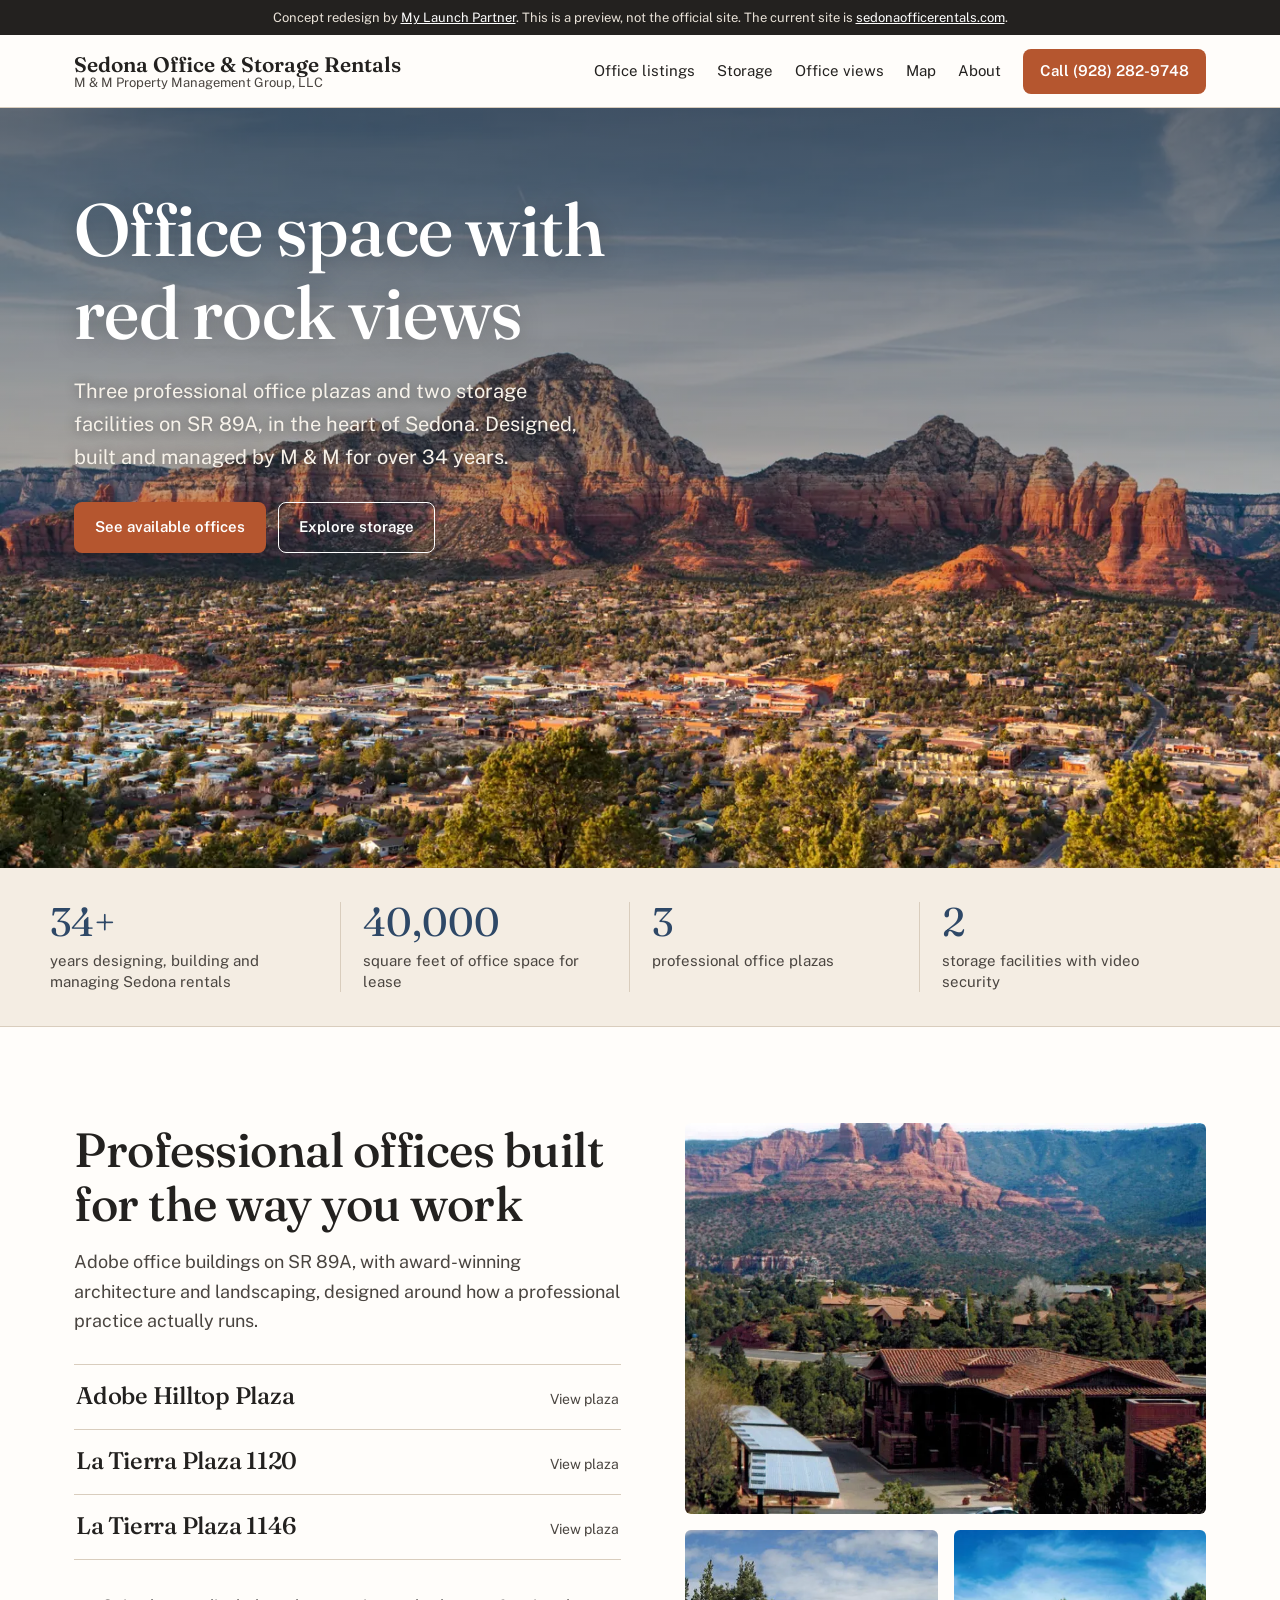
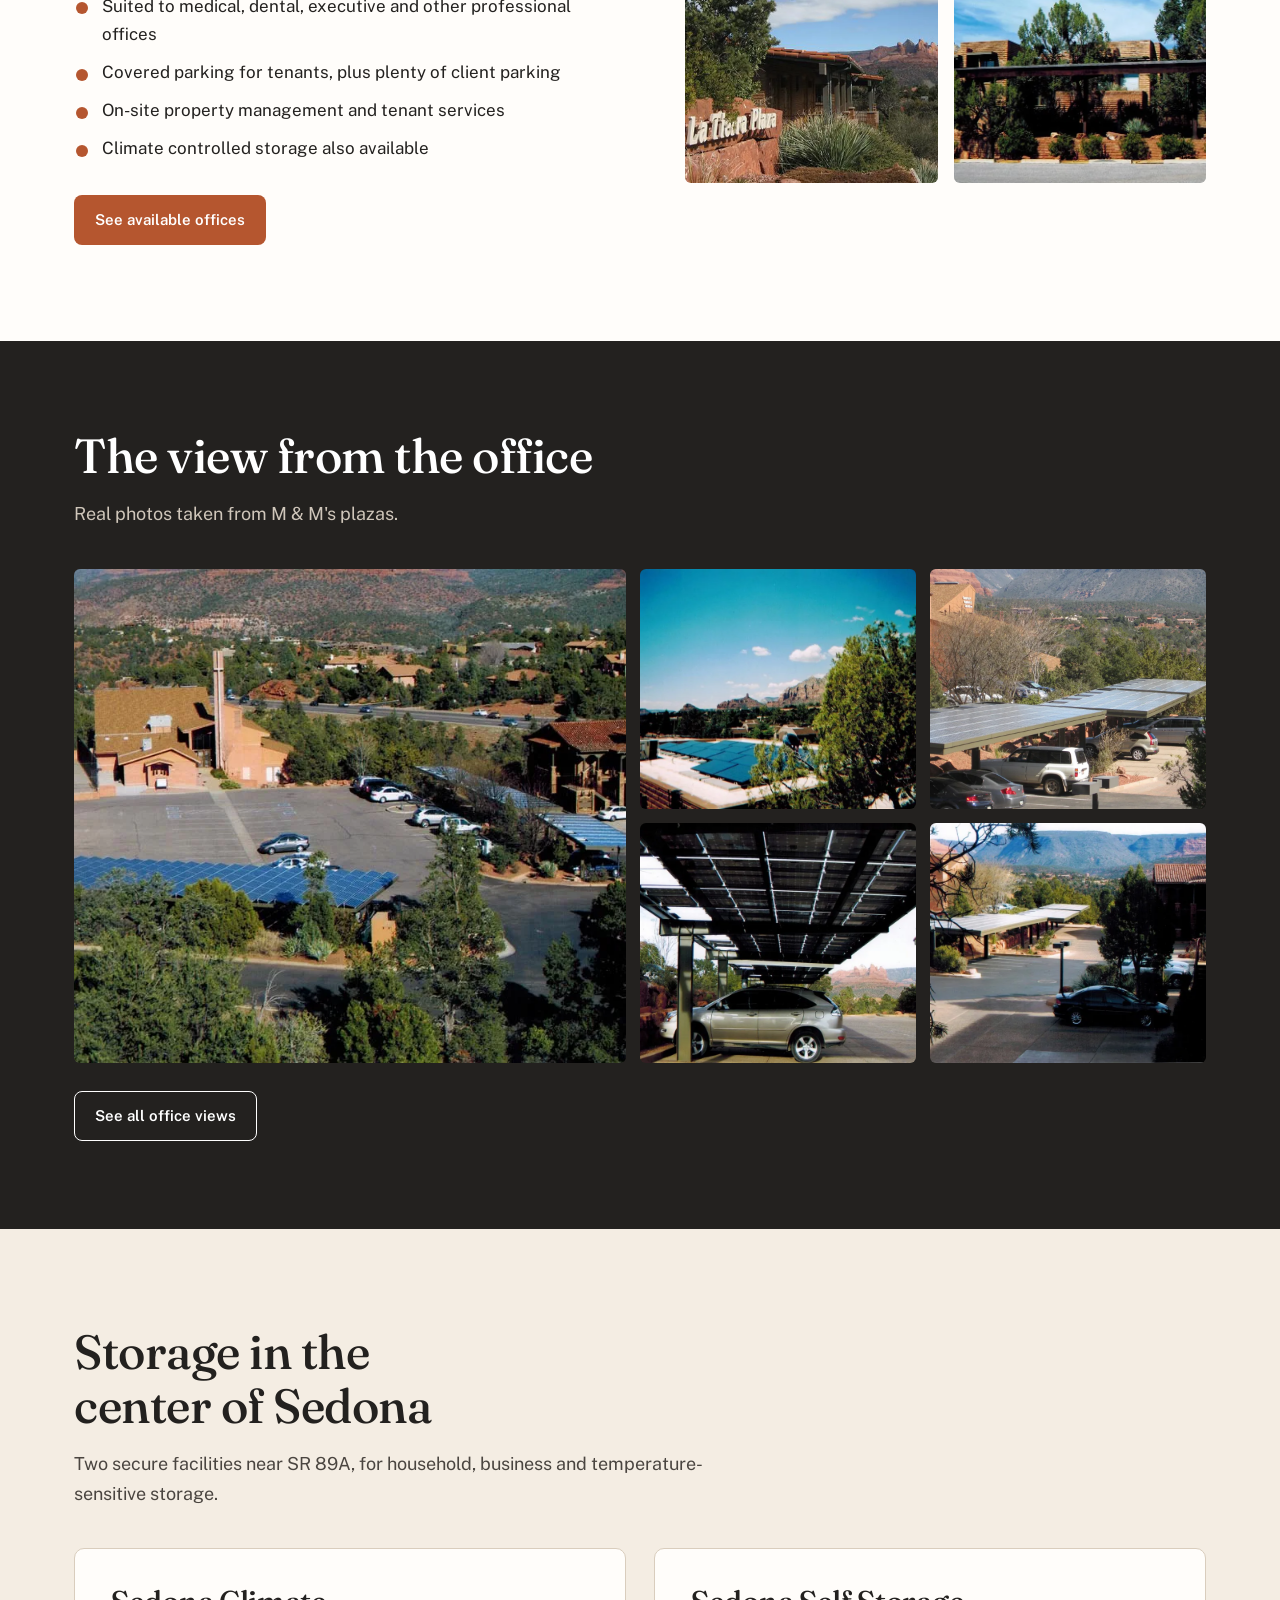
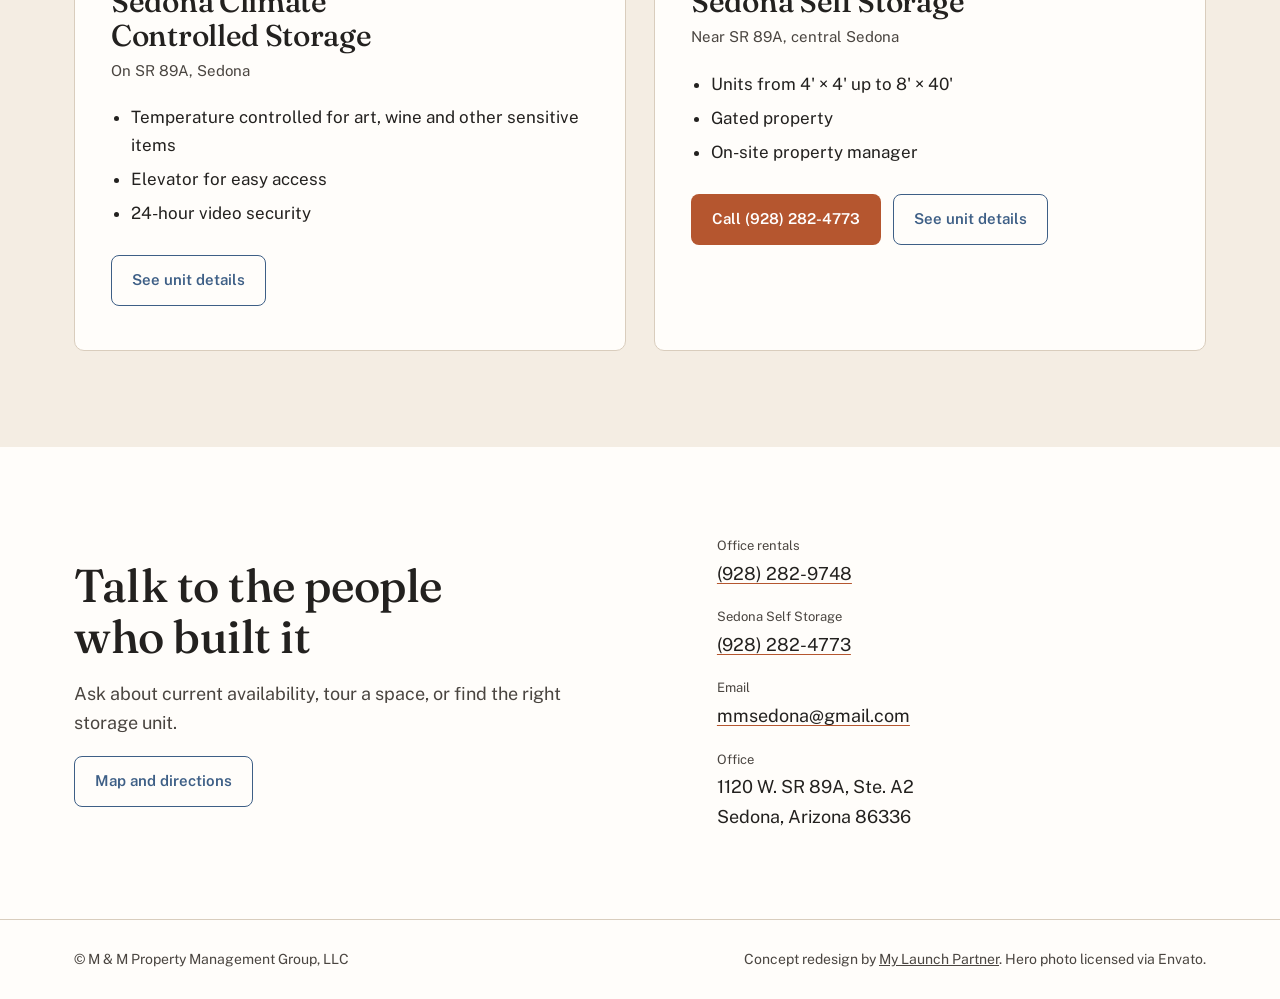
<file: index.html>
<!doctype html>
<html lang="en">
<head>
<meta charset="utf-8">
<meta name="viewport" content="width=device-width, initial-scale=1">
<title>Sedona Office &amp; Storage Rentals | M &amp; M Property Management Group (concept redesign)</title>
<meta name="description" content="Concept redesign by My Launch Partner. Office space and self storage in Sedona, Arizona, managed by M & M Property Management Group.">
<meta name="robots" content="noindex, nofollow">
<link rel="canonical" href="https://www.sedonaofficerentals.com/">
<link rel="preconnect" href="https://fonts.googleapis.com">
<link rel="preconnect" href="https://fonts.gstatic.com" crossorigin>
<link href="https://fonts.googleapis.com/css2?family=Fraunces:opsz,wght@9..144,400;9..144,500;9..144,600&family=Public+Sans:wght@400;500;600&display=swap" rel="stylesheet">
<link rel="preload" as="image" href="assets/img/hero-sedona-1400.webp" type="image/webp">
<link rel="stylesheet" href="assets/site.css">
</head>
<body>

<div class="concept-bar">Concept redesign by <a href="https://mylaunchpartner.ai">My Launch Partner</a><span class="cb-long">. This is a preview, not the official site. The current site is <a href="https://www.sedonaofficerentals.com/">sedonaofficerentals.com</a></span>.</div>

<header class="site-header">
  <div class="wrap">
    <a class="brand" href="#top" aria-label="Sedona Office and Storage Rentals, home">
      <strong>Sedona Office &amp; Storage Rentals</strong>
      <span>M &amp; M Property Management Group, LLC</span>
    </a>
    <nav class="nav" aria-label="Main">
      <a href="listings.html">Office listings</a>
      <a href="https://www.sedonaofficerentals.com/sedona-mini-storage-facilities.html">Storage</a>
      <a href="https://www.sedonaofficerentals.com/img/views_from_offices/sedona-office-rental-views.html">Office views</a>
      <a href="https://www.sedonaofficerentals.com/sedona-office-listings-map.html">Map</a>
      <a href="https://www.sedonaofficerentals.com/about-sedona-office-rental-developers.html">About</a>
      <a class="btn btn-primary" href="tel:+19282829748">Call (928) 282-9748</a>
    </nav>
    <details class="menu">
      <summary aria-label="Open menu">Menu</summary>
      <nav aria-label="Mobile">
        <a href="listings.html">Office listings</a>
        <a href="https://www.sedonaofficerentals.com/sedona-mini-storage-facilities.html">Storage</a>
        <a href="https://www.sedonaofficerentals.com/img/views_from_offices/sedona-office-rental-views.html">Office views</a>
        <a href="https://www.sedonaofficerentals.com/sedona-office-listings-map.html">Map and directions</a>
        <a href="https://www.sedonaofficerentals.com/about-sedona-office-rental-developers.html">About us</a>
        <a href="https://www.sedonaofficerentals.com/about-sedona.html">About Sedona</a>
        <a href="https://www.sedonaofficerentals.com/contact-sedona-office-rentals.html">Contact</a>
      </nav>
    </details>
  </div>
</header>

<main id="top">
  <section class="hero" aria-labelledby="hero-title" style="padding:0">
    <picture>
      <source type="image/webp" srcset="assets/img/hero-sedona-800.webp 800w, assets/img/hero-sedona-1400.webp 1400w, assets/img/hero-sedona-2400.webp 2400w" sizes="100vw">
      <img src="assets/img/hero-sedona-1400.jpg" srcset="assets/img/hero-sedona-800.jpg 800w, assets/img/hero-sedona-1400.jpg 1400w, assets/img/hero-sedona-2400.jpg 2400w" sizes="100vw" alt="West Sedona at golden hour with Capitol Butte above the town" fetchpriority="high">
    </picture>
    <div class="wrap">
      <h1 id="hero-title">Office space with red rock views</h1>
      <p>Three professional office plazas and two storage facilities on SR 89A, in the heart of Sedona. Designed, built and managed by M&nbsp;&amp;&nbsp;M for over 34 years.</p>
      <div class="actions">
        <a class="btn btn-primary" href="listings.html">See available offices</a>
        <a class="btn btn-light" href="https://www.sedonaofficerentals.com/sedona-mini-storage-facilities.html">Explore storage</a>
      </div>
    </div>
  </section>

  <div class="facts" aria-label="At a glance">
    <div class="wrap">
      <dl>
        <div><dt>34+</dt><dd>years designing, building and managing Sedona rentals</dd></div>
        <div><dt>40,000</dt><dd>square feet of office space for lease</dd></div>
        <div><dt>3</dt><dd>professional office plazas</dd></div>
        <div><dt>2</dt><dd>storage facilities with video security</dd></div>
      </dl>
    </div>
  </div>

  <section class="offices" aria-labelledby="offices-title">
    <div class="wrap grid">
      <div>
        <div class="section-head" style="margin-bottom:0">
          <h2 id="offices-title">Professional offices built for the way you work</h2>
          <p>Adobe office buildings on SR 89A, with award-winning architecture and landscaping, designed around how a professional practice actually runs.</p>
        </div>
        <ul class="plazas">
          <li><a href="https://www.sedonaofficerentals.com/adobe-hilltop.html"><h3>Adobe Hilltop Plaza</h3><span>View plaza</span></a></li>
          <li><a href="https://www.sedonaofficerentals.com/latierra1120-phase1.html"><h3>La Tierra Plaza 1120</h3><span>View plaza</span></a></li>
          <li><a href="https://www.sedonaofficerentals.com/latierra1146.html"><h3>La Tierra Plaza 1146</h3><span>View plaza</span></a></li>
        </ul>
        <ul class="checks">
          <li>Suited to medical, dental, executive and other professional offices</li>
          <li>Covered parking for tenants, plus plenty of client parking</li>
          <li>On-site property management and tenant services</li>
          <li>Climate controlled storage also available</li>
        </ul>
        <a class="btn btn-primary" href="listings.html">See available offices</a>
      </div>
      <div class="photo-stack">
        <figure>
          <picture><source type="image/webp" srcset="assets/img/la-tierra-1120-red-rocks.webp"><img src="assets/img/la-tierra-1120-red-rocks.jpg" alt="La Tierra Plaza building with red rock formations behind it" loading="lazy" width="800" height="600"></picture>
        </figure>
        <figure>
          <picture><source type="image/webp" srcset="assets/img/la-tierra-plaza-sign.webp"><img src="assets/img/la-tierra-plaza-sign.jpg" alt="La Tierra Plaza entrance sign with red rocks in the distance" loading="lazy" width="960" height="720"></picture>
        </figure>
        <figure>
          <picture><source type="image/webp" srcset="assets/img/adobe-hilltop-plaza.webp"><img src="assets/img/adobe-hilltop-plaza.jpg" alt="Adobe Hilltop Plaza with landscaped grounds" loading="lazy" width="800" height="525"></picture>
        </figure>
      </div>
    </div>
  </section>

  <section class="views" aria-labelledby="views-title">
    <div class="wrap">
      <div class="section-head">
        <h2 id="views-title">The view from the office</h2>
        <p>Real photos taken from M &amp; M's plazas.</p>
      </div>
      <div class="strip">
        <picture><source type="image/webp" srcset="assets/img/view-la-tierra-1120.webp"><img src="assets/img/view-la-tierra-1120.jpg" alt="View over La Tierra Plaza toward the red rocks" loading="lazy"></picture>
        <picture><source type="image/webp" srcset="assets/img/view-adobe-hilltop.webp"><img src="assets/img/view-adobe-hilltop.jpg" alt="Red rock skyline seen from Adobe Hilltop Plaza" loading="lazy"></picture>
        <picture><source type="image/webp" srcset="assets/img/view-solar-carports.webp"><img src="assets/img/view-solar-carports.jpg" alt="Solar-covered parking at the plaza with mountains beyond" loading="lazy"></picture>
        <picture><source type="image/webp" srcset="assets/img/view-carport-red-rocks.webp"><img src="assets/img/view-carport-red-rocks.jpg" alt="Solar carport with red rocks on the horizon" loading="lazy"></picture>
        <picture><source type="image/webp" srcset="assets/img/view-la-tierra-1120-parking.webp"><img src="assets/img/view-la-tierra-1120-parking.jpg" alt="Covered tenant parking at La Tierra Plaza" loading="lazy"></picture>      </div>
      <div class="more"><a class="btn btn-light" href="https://www.sedonaofficerentals.com/img/views_from_offices/sedona-office-rental-views.html">See all office views</a></div>
    </div>
  </section>

  <section class="storage" aria-labelledby="storage-title">
    <div class="wrap">
      <div class="section-head">
        <h2 id="storage-title">Storage in the center of Sedona</h2>
        <p>Two secure facilities near SR 89A, for household, business and temperature-sensitive storage.</p>
      </div>
      <div class="cols">
        <article class="unit">
          <h3>Sedona Climate Controlled Storage</h3>
          <p class="where">On SR 89A, Sedona</p>
          <ul>
            <li>Temperature controlled for art, wine and other sensitive items</li>
            <li>Elevator for easy access</li>
            <li>24-hour video security</li>
          </ul>
          <a class="btn btn-outline" href="https://www.sedonaofficerentals.com/sedona-mini-storage-facilities.html">See unit details</a>
        </article>
        <article class="unit">
          <h3>Sedona Self Storage</h3>
          <p class="where">Near SR 89A, central Sedona</p>
          <ul>
            <li>Units from 4' × 4' up to 8' × 40'</li>
            <li>Gated property</li>
            <li>On-site property manager</li>
          </ul>
          <a class="btn btn-primary" href="tel:+19282824773">Call (928) 282-4773</a>
          <a class="btn btn-outline" href="https://www.sedonaofficerentals.com/sedona-mini-storage-facilities.html">See unit details</a>
        </article>
      </div>
    </div>
  </section>

  <section class="contact" aria-labelledby="contact-title">
    <div class="wrap grid">
      <div>
        <h2 id="contact-title">Talk to the people who built it</h2>
        <p style="margin-top:16px;color:var(--ink-soft);font-size:18px;max-width:46ch">Ask about current availability, tour a space, or find the right storage unit.</p>
        <a class="btn btn-outline" href="https://www.sedonaofficerentals.com/sedona-office-listings-map.html">Map and directions</a>
      </div>
      <dl class="contact-list">
        <div><dt>Office rentals</dt><dd><a href="tel:+19282829748">(928) 282-9748</a></dd></div>
        <div><dt>Sedona Self Storage</dt><dd><a href="tel:+19282824773">(928) 282-4773</a></dd></div>
        <div><dt>Email</dt><dd><a href="mailto:mmsedona@gmail.com">mmsedona@gmail.com</a></dd></div>
        <div><dt>Office</dt><dd>1120 W. SR 89A, Ste. A2<br>Sedona, Arizona 86336</dd></div>
      </dl>
    </div>
  </section>
</main>

<footer>
  <div class="wrap">
    <span>© M &amp; M Property Management Group, LLC</span>
    <span>Concept redesign by <a href="https://mylaunchpartner.ai">My Launch Partner</a>. Hero photo licensed via Envato.</span>
  </div>
</footer>

<div class="mobile-call">
  <a class="btn btn-primary" href="tel:+19282829748">Call offices</a>
  <a class="btn btn-outline" style="background:#fff" href="listings.html">Listings</a>
</div>

</body>
</html>
</file>
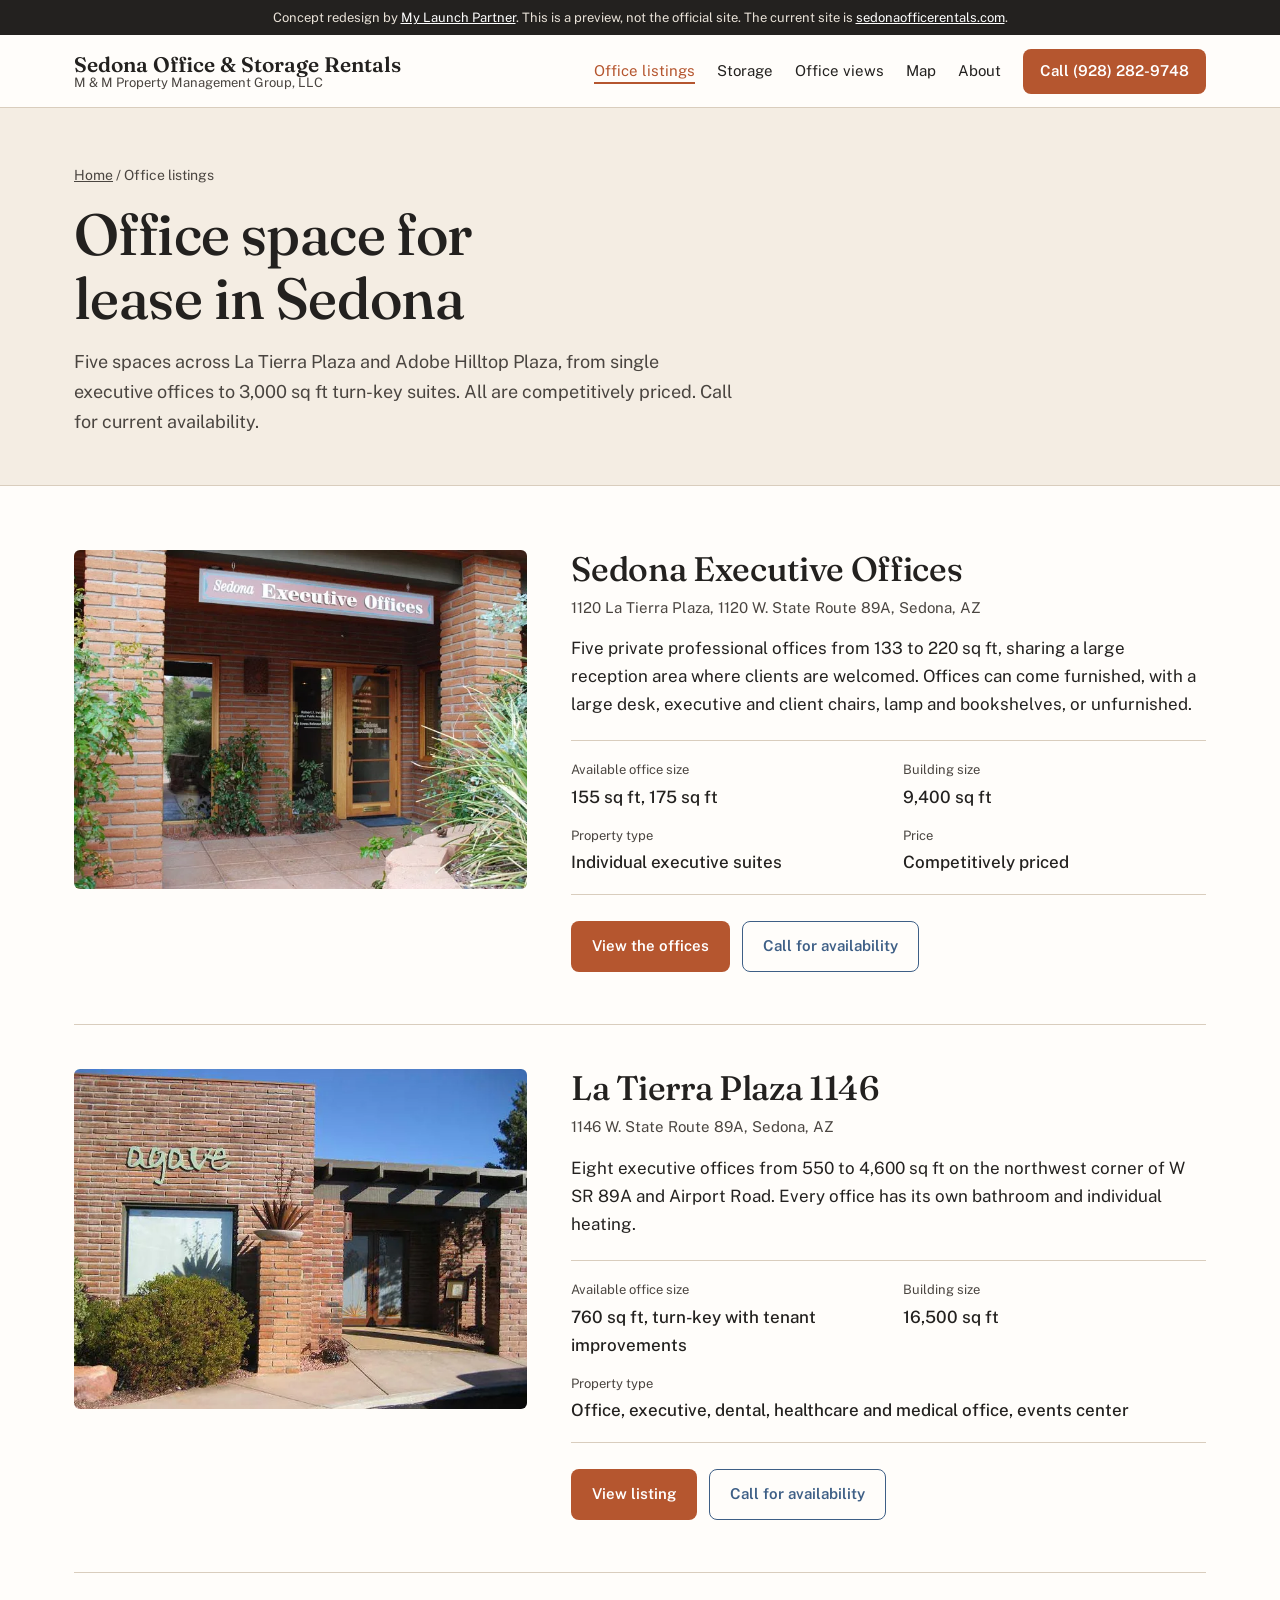
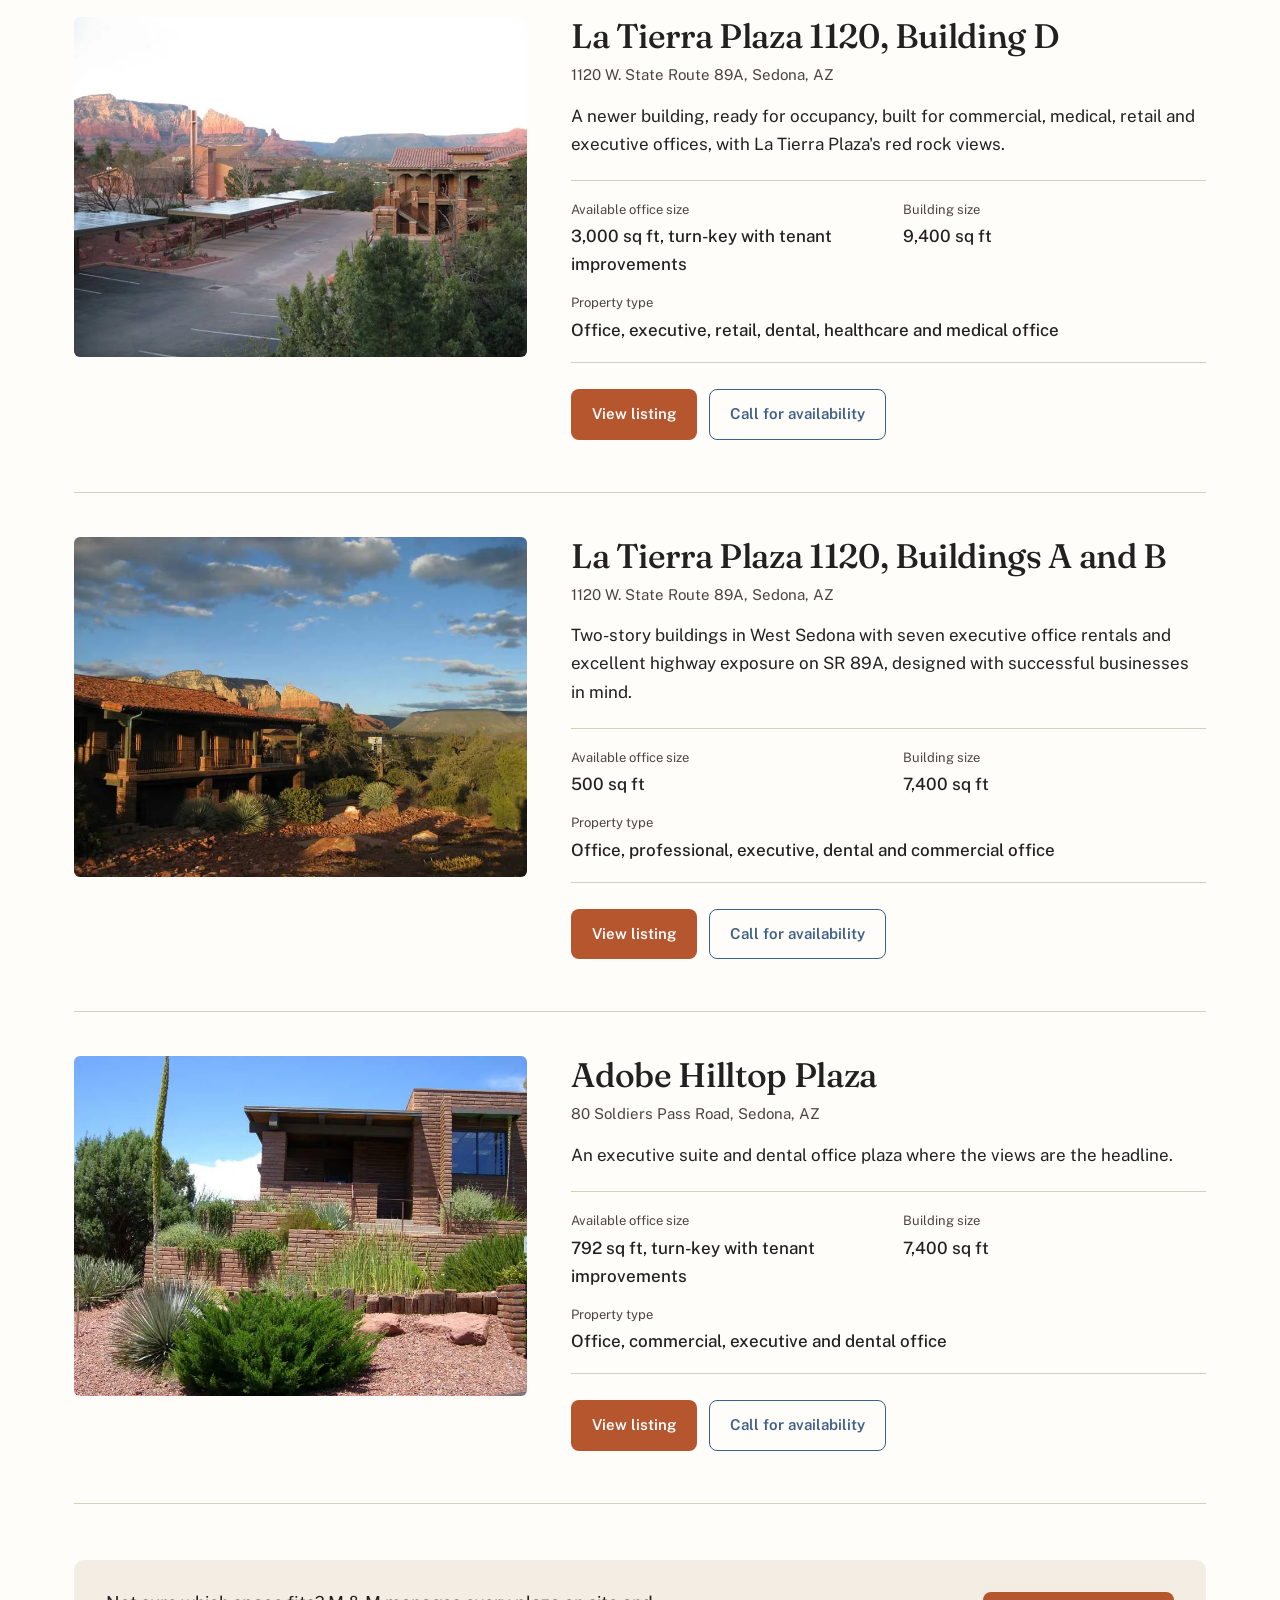
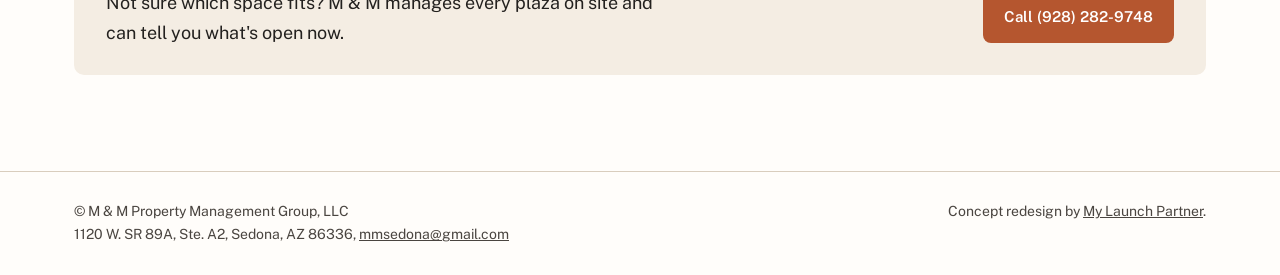
<file: listings.html>
<!doctype html>
<html lang="en">
<head>
<meta charset="utf-8">
<meta name="viewport" content="width=device-width, initial-scale=1">
<title>Office Listings | Sedona Office &amp; Storage Rentals (concept redesign)</title>
<meta name="description" content="Concept redesign by My Launch Partner. Commercial office space for lease in Sedona, Arizona, from M & M Property Management Group.">
<meta name="robots" content="noindex, nofollow">
<link rel="canonical" href="https://www.sedonaofficerentals.com/sedona-office-rental-listings.html">
<link rel="preconnect" href="https://fonts.googleapis.com">
<link rel="preconnect" href="https://fonts.gstatic.com" crossorigin>
<link href="https://fonts.googleapis.com/css2?family=Fraunces:opsz,wght@9..144,400;9..144,500;9..144,600&family=Public+Sans:wght@400;500;600&display=swap" rel="stylesheet">
<link rel="stylesheet" href="assets/site.css">
</head>
<body>

<div class="concept-bar">Concept redesign by <a href="https://mylaunchpartner.ai">My Launch Partner</a><span class="cb-long">. This is a preview, not the official site. The current site is <a href="https://www.sedonaofficerentals.com/">sedonaofficerentals.com</a></span>.</div>

<header class="site-header">
  <div class="wrap">
    <a class="brand" href="index.html" aria-label="Sedona Office and Storage Rentals, home">
      <strong>Sedona Office &amp; Storage Rentals</strong>
      <span>M &amp; M Property Management Group, LLC</span>
    </a>
    <nav class="nav" aria-label="Main">
      <a href="listings.html" aria-current="page">Office listings</a>
      <a href="https://www.sedonaofficerentals.com/sedona-mini-storage-facilities.html">Storage</a>
      <a href="https://www.sedonaofficerentals.com/img/views_from_offices/sedona-office-rental-views.html">Office views</a>
      <a href="https://www.sedonaofficerentals.com/sedona-office-listings-map.html">Map</a>
      <a href="https://www.sedonaofficerentals.com/about-sedona-office-rental-developers.html">About</a>
      <a class="btn btn-primary" href="tel:+19282829748">Call (928) 282-9748</a>
    </nav>
    <details class="menu">
      <summary aria-label="Open menu">Menu</summary>
      <nav aria-label="Mobile">
        <a href="index.html">Home</a>
        <a href="listings.html" aria-current="page">Office listings</a>
        <a href="https://www.sedonaofficerentals.com/sedona-mini-storage-facilities.html">Storage</a>
        <a href="https://www.sedonaofficerentals.com/img/views_from_offices/sedona-office-rental-views.html">Office views</a>
        <a href="https://www.sedonaofficerentals.com/sedona-office-listings-map.html">Map and directions</a>
        <a href="https://www.sedonaofficerentals.com/about-sedona-office-rental-developers.html">About us</a>
        <a href="https://www.sedonaofficerentals.com/contact-sedona-office-rentals.html">Contact</a>
      </nav>
    </details>
  </div>
</header>

<main>
  <div class="page-head">
    <div class="wrap">
      <p class="crumbs"><a href="index.html">Home</a> / Office listings</p>
      <h1>Office space for lease in Sedona</h1>
      <p class="lede">Five spaces across La Tierra Plaza and Adobe Hilltop Plaza, from single executive offices to 3,000 sq&nbsp;ft turn-key suites. All are competitively priced. Call for current availability.</p>
    </div>
  </div>

  <div class="listing-list">
    <div class="wrap">

      <article class="listing" id="executive-offices">
        <a href="sedona-executive-offices.html" tabindex="-1" aria-hidden="true"><picture><source type="image/webp" srcset="assets/img/listings/exec-entrance.webp"><img src="assets/img/listings/exec-entrance.jpg" alt="" width="800" height="536"></picture></a>
        <div>
          <h2><a href="sedona-executive-offices.html">Sedona Executive Offices</a></h2>
          <p class="addr">1120 La Tierra Plaza, 1120 W. State Route 89A, Sedona, AZ</p>
          <p>Five private professional offices from 133 to 220 sq&nbsp;ft, sharing a large reception area where clients are welcomed. Offices can come furnished, with a large desk, executive and client chairs, lamp and bookshelves, or unfurnished.</p>
          <dl class="specs">
            <div><dt>Available office size</dt><dd>155 sq ft, 175 sq ft</dd></div>
            <div><dt>Building size</dt><dd>9,400 sq ft</dd></div>
            <div><dt>Property type</dt><dd>Individual executive suites</dd></div>
            <div><dt>Price</dt><dd>Competitively priced</dd></div>
          </dl>
          <a class="btn btn-primary" href="sedona-executive-offices.html">View the offices</a>
          <a class="btn btn-outline" href="tel:+19282829748">Call for availability</a>
        </div>
      </article>

      <article class="listing" id="la-tierra-1146">
        <a href="https://www.sedonaofficerentals.com/latierra1146.html" tabindex="-1" aria-hidden="true"><picture><source type="image/webp" srcset="assets/img/listings/cover-1146.webp"><img src="assets/img/listings/cover-1146.jpg" alt="" width="710" height="500" loading="lazy"></picture></a>
        <div>
          <h2><a href="https://www.sedonaofficerentals.com/latierra1146.html">La Tierra Plaza 1146</a></h2>
          <p class="addr">1146 W. State Route 89A, Sedona, AZ</p>
          <p>Eight executive offices from 550 to 4,600 sq&nbsp;ft on the northwest corner of W SR 89A and Airport Road. Every office has its own bathroom and individual heating.</p>
          <dl class="specs">
            <div><dt>Available office size</dt><dd>760 sq ft, turn-key with tenant improvements</dd></div>
            <div><dt>Building size</dt><dd>16,500 sq ft</dd></div>
            <div class="wide"><dt>Property type</dt><dd>Office, executive, dental, healthcare and medical office, events center</dd></div>
          </dl>
          <a class="btn btn-primary" href="https://www.sedonaofficerentals.com/latierra1146.html">View listing</a>
          <a class="btn btn-outline" href="tel:+19282829748">Call for availability</a>
        </div>
      </article>

      <article class="listing" id="la-tierra-1120-d">
        <a href="https://www.sedonaofficerentals.com/latierra1120-phase2.html" tabindex="-1" aria-hidden="true"><picture><source type="image/webp" srcset="assets/img/listings/cover-1120-d.webp"><img src="assets/img/listings/cover-1120-d.jpg" alt="" width="800" height="600" loading="lazy"></picture></a>
        <div>
          <h2><a href="https://www.sedonaofficerentals.com/latierra1120-phase2.html">La Tierra Plaza 1120, Building D</a></h2>
          <p class="addr">1120 W. State Route 89A, Sedona, AZ</p>
          <p>A newer building, ready for occupancy, built for commercial, medical, retail and executive offices, with La Tierra Plaza's red rock views.</p>
          <dl class="specs">
            <div><dt>Available office size</dt><dd>3,000 sq ft, turn-key with tenant improvements</dd></div>
            <div><dt>Building size</dt><dd>9,400 sq ft</dd></div>
            <div class="wide"><dt>Property type</dt><dd>Office, executive, retail, dental, healthcare and medical office</dd></div>
          </dl>
          <a class="btn btn-primary" href="https://www.sedonaofficerentals.com/latierra1120-phase2.html">View listing</a>
          <a class="btn btn-outline" href="tel:+19282829748">Call for availability</a>
        </div>
      </article>

      <article class="listing" id="la-tierra-1120-ab">
        <a href="https://www.sedonaofficerentals.com/latierra1120-phase1.html" tabindex="-1" aria-hidden="true"><picture><source type="image/webp" srcset="assets/img/listings/cover-1120-ab.webp"><img src="assets/img/listings/cover-1120-ab.jpg" alt="" width="800" height="600" loading="lazy"></picture></a>
        <div>
          <h2><a href="https://www.sedonaofficerentals.com/latierra1120-phase1.html">La Tierra Plaza 1120, Buildings A and B</a></h2>
          <p class="addr">1120 W. State Route 89A, Sedona, AZ</p>
          <p>Two-story buildings in West Sedona with seven executive office rentals and excellent highway exposure on SR 89A, designed with successful businesses in mind.</p>
          <dl class="specs">
            <div><dt>Available office size</dt><dd>500 sq ft</dd></div>
            <div><dt>Building size</dt><dd>7,400 sq ft</dd></div>
            <div class="wide"><dt>Property type</dt><dd>Office, professional, executive, dental and commercial office</dd></div>
          </dl>
          <a class="btn btn-primary" href="https://www.sedonaofficerentals.com/latierra1120-phase1.html">View listing</a>
          <a class="btn btn-outline" href="tel:+19282829748">Call for availability</a>
        </div>
      </article>

      <article class="listing" id="adobe-hilltop">
        <a href="https://www.sedonaofficerentals.com/adobe-hilltop.html" tabindex="-1" aria-hidden="true"><picture><source type="image/webp" srcset="assets/img/listings/cover-adobe-hilltop.webp"><img src="assets/img/listings/cover-adobe-hilltop.jpg" alt="" width="800" height="600" loading="lazy"></picture></a>
        <div>
          <h2><a href="https://www.sedonaofficerentals.com/adobe-hilltop.html">Adobe Hilltop Plaza</a></h2>
          <p class="addr">80 Soldiers Pass Road, Sedona, AZ</p>
          <p>An executive suite and dental office plaza where the views are the headline.</p>
          <dl class="specs">
            <div><dt>Available office size</dt><dd>792 sq ft, turn-key with tenant improvements</dd></div>
            <div><dt>Building size</dt><dd>7,400 sq ft</dd></div>
            <div class="wide"><dt>Property type</dt><dd>Office, commercial, executive and dental office</dd></div>
          </dl>
          <a class="btn btn-primary" href="https://www.sedonaofficerentals.com/adobe-hilltop.html">View listing</a>
          <a class="btn btn-outline" href="tel:+19282829748">Call for availability</a>
        </div>
      </article>

      <div class="listing-note">
        <p>Not sure which space fits? M &amp; M manages every plaza on site and can tell you what's open now.</p>
        <a class="btn btn-primary" href="tel:+19282829748">Call (928) 282-9748</a>
      </div>
    </div>
  </div>
</main>

<footer>
  <div class="wrap">
    <span>© M &amp; M Property Management Group, LLC<br>1120 W. SR 89A, Ste. A2, Sedona, AZ 86336, <a href="mailto:mmsedona@gmail.com">mmsedona@gmail.com</a></span>
    <span>Concept redesign by <a href="https://mylaunchpartner.ai">My Launch Partner</a>.</span>
  </div>
</footer>

<div class="mobile-call">
  <a class="btn btn-primary" href="tel:+19282829748">Call offices</a>
  <a class="btn btn-outline" style="background:#fff" href="mailto:mmsedona@gmail.com">Email</a>
</div>

</body>
</html>
</file>
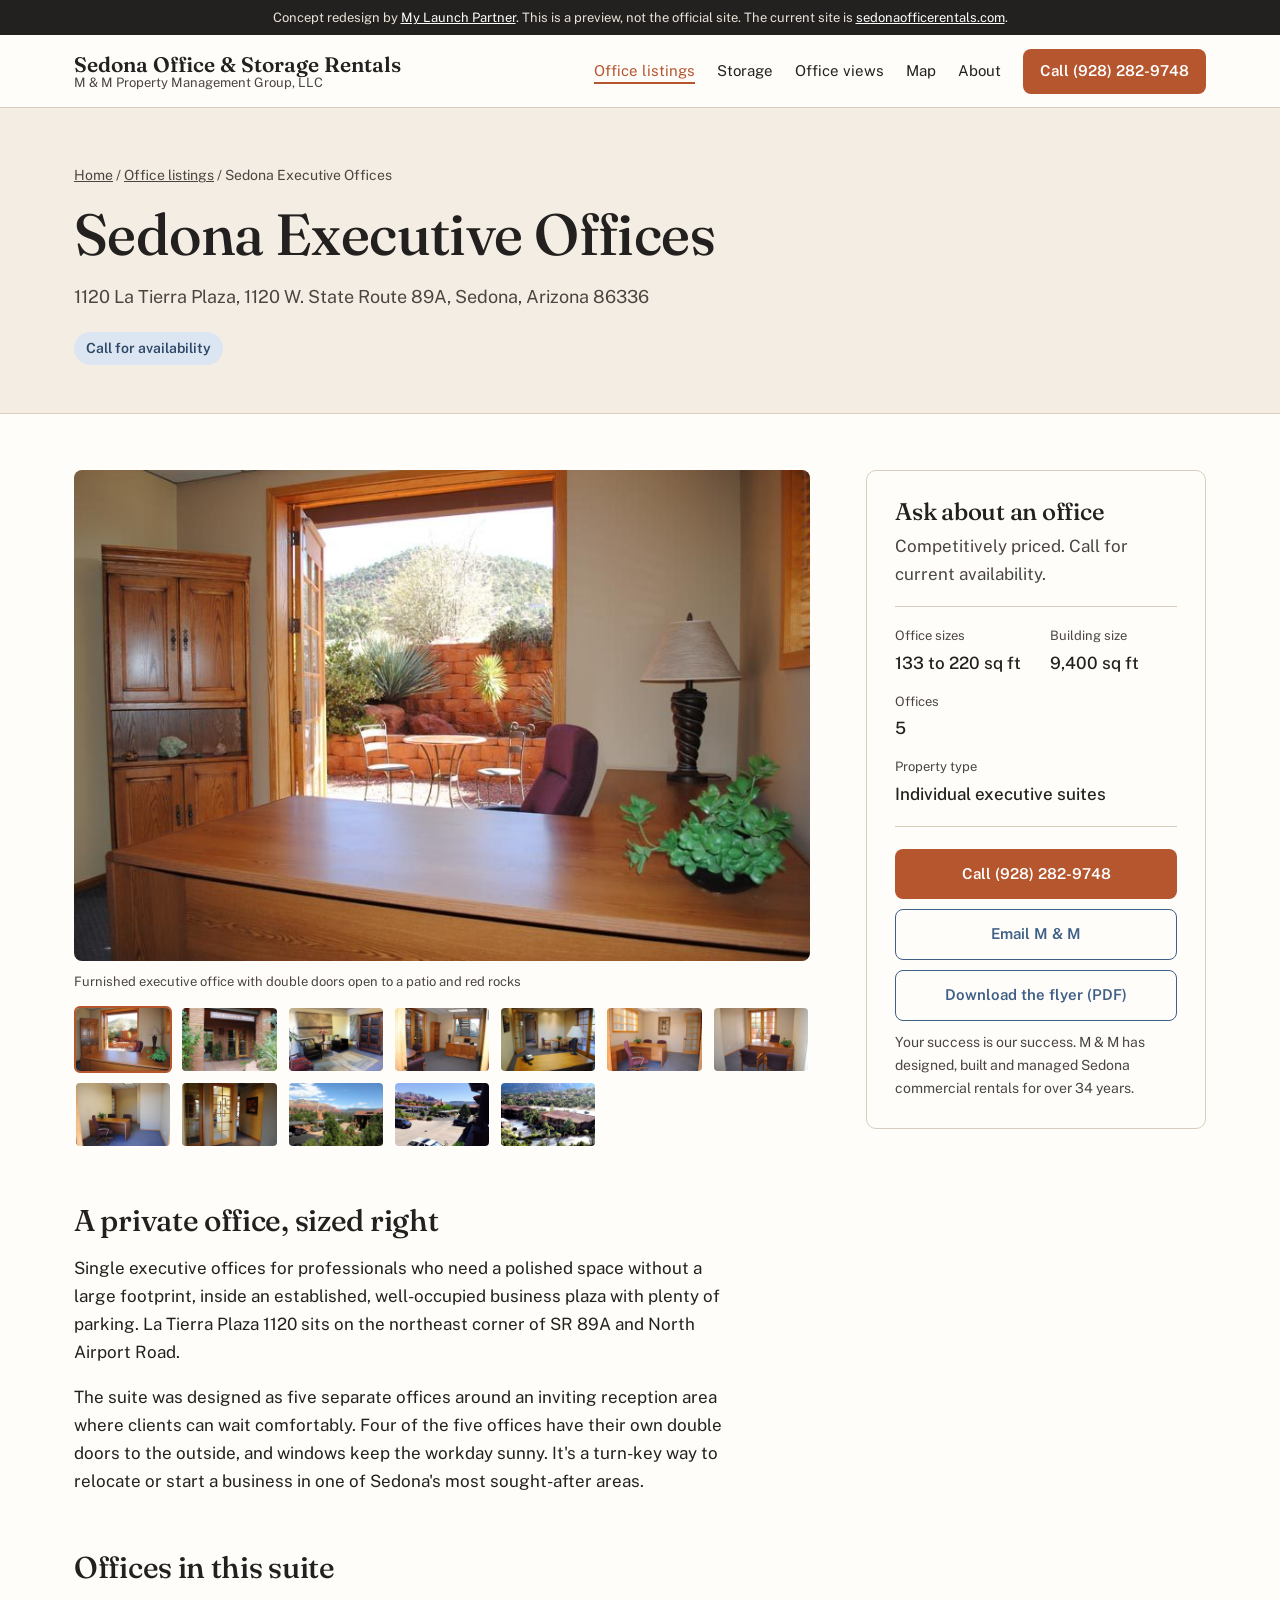
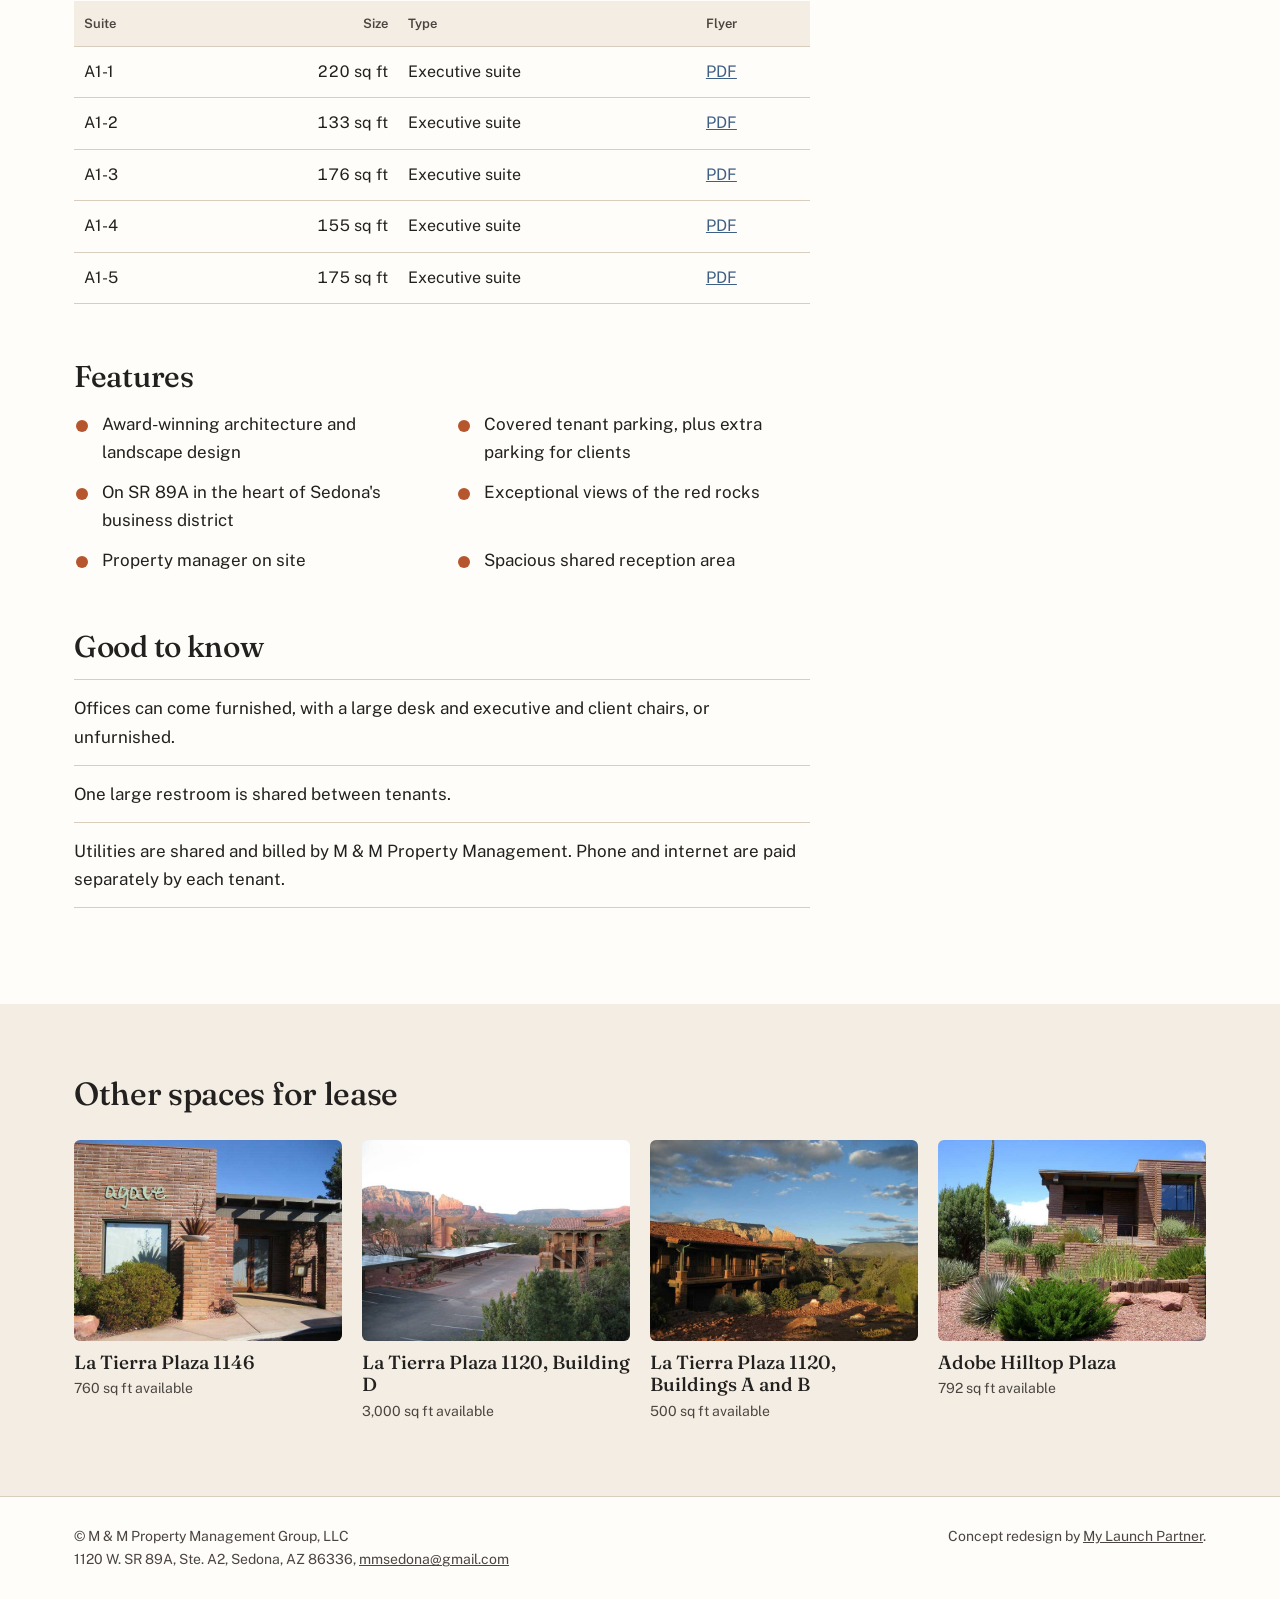
<file: sedona-executive-offices.html>
<!doctype html>
<html lang="en">
<head>
<meta charset="utf-8">
<meta name="viewport" content="width=device-width, initial-scale=1">
<title>Sedona Executive Offices at La Tierra Plaza | Sedona Office &amp; Storage Rentals (concept redesign)</title>
<meta name="description" content="Concept redesign by My Launch Partner. Five private executive offices, 133 to 220 sq ft, at 1120 La Tierra Plaza in Sedona, Arizona.">
<meta name="robots" content="noindex, nofollow">
<link rel="canonical" href="https://www.sedonaofficerentals.com/sedona_executive_offices.html">
<link rel="preconnect" href="https://fonts.googleapis.com">
<link rel="preconnect" href="https://fonts.gstatic.com" crossorigin>
<link href="https://fonts.googleapis.com/css2?family=Fraunces:opsz,wght@9..144,400;9..144,500;9..144,600&family=Public+Sans:wght@400;500;600&display=swap" rel="stylesheet">
<link rel="stylesheet" href="assets/site.css">
</head>
<body>

<div class="concept-bar">Concept redesign by <a href="https://mylaunchpartner.ai">My Launch Partner</a><span class="cb-long">. This is a preview, not the official site. The current site is <a href="https://www.sedonaofficerentals.com/">sedonaofficerentals.com</a></span>.</div>

<header class="site-header">
  <div class="wrap">
    <a class="brand" href="index.html" aria-label="Sedona Office and Storage Rentals, home">
      <strong>Sedona Office &amp; Storage Rentals</strong>
      <span>M &amp; M Property Management Group, LLC</span>
    </a>
    <nav class="nav" aria-label="Main">
      <a href="listings.html" aria-current="page">Office listings</a>
      <a href="https://www.sedonaofficerentals.com/sedona-mini-storage-facilities.html">Storage</a>
      <a href="https://www.sedonaofficerentals.com/img/views_from_offices/sedona-office-rental-views.html">Office views</a>
      <a href="https://www.sedonaofficerentals.com/sedona-office-listings-map.html">Map</a>
      <a href="https://www.sedonaofficerentals.com/about-sedona-office-rental-developers.html">About</a>
      <a class="btn btn-primary" href="tel:+19282829748">Call (928) 282-9748</a>
    </nav>
    <details class="menu">
      <summary aria-label="Open menu">Menu</summary>
      <nav aria-label="Mobile">
        <a href="index.html">Home</a>
        <a href="listings.html" aria-current="page">Office listings</a>
        <a href="https://www.sedonaofficerentals.com/sedona-mini-storage-facilities.html">Storage</a>
        <a href="https://www.sedonaofficerentals.com/img/views_from_offices/sedona-office-rental-views.html">Office views</a>
        <a href="https://www.sedonaofficerentals.com/sedona-office-listings-map.html">Map and directions</a>
        <a href="https://www.sedonaofficerentals.com/about-sedona-office-rental-developers.html">About us</a>
        <a href="https://www.sedonaofficerentals.com/contact-sedona-office-rentals.html">Contact</a>
      </nav>
    </details>
  </div>
</header>

<main>
  <div class="page-head">
    <div class="wrap">
      <p class="crumbs"><a href="index.html">Home</a> / <a href="listings.html">Office listings</a> / Sedona Executive Offices</p>
      <h1>Sedona Executive Offices</h1>
      <p class="lede">1120 La Tierra Plaza, 1120 W. State Route 89A, Sedona, Arizona 86336</p>
      <span class="status">Call for availability</span>
    </div>
  </div>

  <div class="detail">
    <div class="wrap grid">
      <div>
        <figure class="gallery-main">
          <img id="main-photo" src="assets/img/listings/exec-office-patio.jpg" alt="Furnished executive office with double doors open to a patio and red rocks" width="800" height="536">
          <figcaption id="main-caption">Furnished executive office with double doors open to a patio and red rocks</figcaption>
        </figure>
        <ul class="thumbs" aria-label="Photos">
          <li><button type="button" aria-pressed="true" data-src="assets/img/listings/exec-office-patio.jpg"><img src="assets/img/listings/exec-office-patio.jpg" alt="Furnished executive office with double doors open to a patio and red rocks" loading="lazy"></button></li>
          <li><button type="button" aria-pressed="false" data-src="assets/img/listings/exec-entrance.jpg"><img src="assets/img/listings/exec-entrance.jpg" alt="Entrance to Sedona Executive Offices" loading="lazy"></button></li>
          <li><button type="button" aria-pressed="false" data-src="assets/img/listings/exec-reception.jpg"><img src="assets/img/listings/exec-reception.jpg" alt="Shared reception area with seating and artwork" loading="lazy"></button></li>
          <li><button type="button" aria-pressed="false" data-src="assets/img/listings/exec-office-a.jpg"><img src="assets/img/listings/exec-office-a.jpg" alt="Furnished office with desk, bookshelf and window" loading="lazy"></button></li>
          <li><button type="button" aria-pressed="false" data-src="assets/img/listings/exec-office-b.jpg"><img src="assets/img/listings/exec-office-b.jpg" alt="Furnished office with double doors and client table" loading="lazy"></button></li>
          <li><button type="button" aria-pressed="false" data-src="assets/img/listings/exec-office-c.jpg"><img src="assets/img/listings/exec-office-c.jpg" alt="Furnished office with desk and client chairs" loading="lazy"></button></li>
          <li><button type="button" aria-pressed="false" data-src="assets/img/listings/exec-office-d.jpg"><img src="assets/img/listings/exec-office-d.jpg" alt="Office with double doors and desk" loading="lazy"></button></li>
          <li><button type="button" aria-pressed="false" data-src="assets/img/listings/exec-office-e.jpg"><img src="assets/img/listings/exec-office-e.jpg" alt="Office with desk and chairs" loading="lazy"></button></li>
          <li><button type="button" aria-pressed="false" data-src="assets/img/listings/exec-hall.jpg"><img src="assets/img/listings/exec-hall.jpg" alt="Hallway with glass-paned office doors" loading="lazy"></button></li>
          <li><button type="button" aria-pressed="false" data-src="assets/img/listings/exec-view-2.jpg"><img src="assets/img/listings/exec-view-2.jpg" alt="Red rock view over La Tierra Plaza" loading="lazy"></button></li>
          <li><button type="button" aria-pressed="false" data-src="assets/img/listings/exec-view-4.jpg"><img src="assets/img/listings/exec-view-4.jpg" alt="Covered parking and red rocks seen from the plaza" loading="lazy"></button></li>
          <li><button type="button" aria-pressed="false" data-src="assets/img/listings/exec-view-1.jpg"><img src="assets/img/listings/exec-view-1.jpg" alt="Plaza buildings seen from above" loading="lazy"></button></li>
        </ul>

        <div class="prose">
          <h2>A private office, sized right</h2>
          <p>Single executive offices for professionals who need a polished space without a large footprint, inside an established, well-occupied business plaza with plenty of parking. La Tierra Plaza 1120 sits on the northeast corner of SR 89A and North Airport Road.</p>
          <p>The suite was designed as five separate offices around an inviting reception area where clients can wait comfortably. Four of the five offices have their own double doors to the outside, and windows keep the workday sunny. It's a turn-key way to relocate or start a business in one of Sedona's most sought-after areas.</p>
        </div>

        <h2>Offices in this suite</h2>
        <table class="suites">
          <thead><tr><th scope="col">Suite</th><th scope="col" class="num">Size</th><th scope="col">Type</th><th scope="col">Flyer</th></tr></thead>
          <tbody>
            <tr><td>A1-1</td><td class="num">220 sq ft</td><td>Executive suite</td><td><a href="https://www.sedonaofficerentals.com/pdf/SedonaExecutiveOfficeFlyer.pdf">PDF</a></td></tr>
            <tr><td>A1-2</td><td class="num">133 sq ft</td><td>Executive suite</td><td><a href="https://www.sedonaofficerentals.com/pdf/SedonaExecutiveOfficeFlyer.pdf">PDF</a></td></tr>
            <tr><td>A1-3</td><td class="num">176 sq ft</td><td>Executive suite</td><td><a href="https://www.sedonaofficerentals.com/pdf/SedonaExecutiveOfficeFlyer.pdf">PDF</a></td></tr>
            <tr><td>A1-4</td><td class="num">155 sq ft</td><td>Executive suite</td><td><a href="https://www.sedonaofficerentals.com/pdf/SedonaExecutiveOfficeFlyer.pdf">PDF</a></td></tr>
            <tr><td>A1-5</td><td class="num">175 sq ft</td><td>Executive suite</td><td><a href="https://www.sedonaofficerentals.com/pdf/SedonaExecutiveOfficeFlyer.pdf">PDF</a></td></tr>
          </tbody>
        </table>

        <h2>Features</h2>
        <ul class="feature-list">
          <li>Award-winning architecture and landscape design</li>
          <li>Covered tenant parking, plus extra parking for clients</li>
          <li>On SR 89A in the heart of Sedona's business district</li>
          <li>Exceptional views of the red rocks</li>
          <li>Property manager on site</li>
          <li>Spacious shared reception area</li>
        </ul>

        <h2>Good to know</h2>
        <ul class="know">
          <li>Offices can come furnished, with a large desk and executive and client chairs, or unfurnished.</li>
          <li>One large restroom is shared between tenants.</li>
          <li>Utilities are shared and billed by M &amp; M Property Management. Phone and internet are paid separately by each tenant.</li>
        </ul>
      </div>

      <aside class="aside" aria-label="Contact about this listing">
        <h3>Ask about an office</h3>
        <p style="margin:0;color:var(--ink-soft)">Competitively priced. Call for current availability.</p>
        <dl class="specs">
          <div><dt>Office sizes</dt><dd>133 to 220 sq ft</dd></div>
          <div><dt>Building size</dt><dd>9,400 sq ft</dd></div>
          <div><dt>Offices</dt><dd>5</dd></div>
          <div class="wide"><dt>Property type</dt><dd>Individual executive suites</dd></div>
        </dl>
        <a class="btn btn-primary" href="tel:+19282829748">Call (928) 282-9748</a>
        <a class="btn btn-outline" href="mailto:mmsedona@gmail.com?subject=Sedona%20Executive%20Offices">Email M &amp; M</a>
        <a class="btn btn-outline" href="https://www.sedonaofficerentals.com/pdf/SedonaExecutiveOfficeFlyer.pdf">Download the flyer (PDF)</a>
        <small>Your success is our success. M &amp; M has designed, built and managed Sedona commercial rentals for over 34 years.</small>
      </aside>
    </div>
  </div>

  <section class="more-listings" aria-labelledby="more-title" style="padding:72px 0">
    <div class="wrap">
      <h2 id="more-title">Other spaces for lease</h2>
      <div class="more-grid">
        <a href="https://www.sedonaofficerentals.com/latierra1146.html"><img src="assets/img/listings/cover-1146.jpg" alt="" loading="lazy"><strong>La Tierra Plaza 1146</strong><span>760 sq ft available</span></a>
        <a href="https://www.sedonaofficerentals.com/latierra1120-phase2.html"><img src="assets/img/listings/cover-1120-d.jpg" alt="" loading="lazy"><strong>La Tierra Plaza 1120, Building D</strong><span>3,000 sq ft available</span></a>
        <a href="https://www.sedonaofficerentals.com/latierra1120-phase1.html"><img src="assets/img/listings/cover-1120-ab.jpg" alt="" loading="lazy"><strong>La Tierra Plaza 1120, Buildings A and B</strong><span>500 sq ft available</span></a>
        <a href="https://www.sedonaofficerentals.com/adobe-hilltop.html"><img src="assets/img/listings/cover-adobe-hilltop.jpg" alt="" loading="lazy"><strong>Adobe Hilltop Plaza</strong><span>792 sq ft available</span></a>
      </div>
    </div>
  </section>
</main>

<footer>
  <div class="wrap">
    <span>© M &amp; M Property Management Group, LLC<br>1120 W. SR 89A, Ste. A2, Sedona, AZ 86336, <a href="mailto:mmsedona@gmail.com">mmsedona@gmail.com</a></span>
    <span>Concept redesign by <a href="https://mylaunchpartner.ai">My Launch Partner</a>.</span>
  </div>
</footer>

<div class="mobile-call">
  <a class="btn btn-primary" href="tel:+19282829748">Call offices</a>
  <a class="btn btn-outline" style="background:#fff" href="mailto:mmsedona@gmail.com?subject=Sedona%20Executive%20Offices">Email</a>
</div>

<script>
(function(){
  var main=document.getElementById('main-photo'), cap=document.getElementById('main-caption');
  document.querySelectorAll('.thumbs button').forEach(function(b){
    b.addEventListener('click',function(){
      var img=b.querySelector('img');
      main.src=b.dataset.src; main.alt=img.alt; cap.textContent=img.alt;
      document.querySelectorAll('.thumbs button').forEach(function(o){o.setAttribute('aria-pressed','false');});
      b.setAttribute('aria-pressed','true');
    });
  });
})();
</script>
</body>
</html>
</file>
<file: assets/site.css>
:root{
  --sand:#F4EDE3; --sand-deep:#E9DECF; --white:#FFFDFA;
  --terracotta:#B5562F; --terracotta-dark:#94431F;
  --canyon:#3E5F86; --canyon-dark:#2E4867;
  --ink:#23211F; --ink-soft:#4A4540; --rule:#D9CDBD;
  --serif:'Fraunces', Georgia, serif; --sans:'Public Sans', system-ui, sans-serif;
  --wrap:1180px;
}
*{box-sizing:border-box}
html{scroll-behavior:smooth}
body{margin:0;background:var(--white);color:var(--ink);font-family:var(--sans);font-size:17px;line-height:1.65;-webkit-font-smoothing:antialiased}
img{max-width:100%;display:block}
a{color:var(--canyon)}
a:focus-visible,button:focus-visible,summary:focus-visible{outline:3px solid var(--terracotta);outline-offset:3px;border-radius:4px}
.wrap{max-width:var(--wrap);margin:0 auto;padding:0 24px}
h1,h2,h3{text-wrap:balance;font-family:var(--serif);font-weight:500;line-height:1.12;margin:0;letter-spacing:-0.01em}
p{margin:0 0 1em}

.concept-bar{background:var(--ink);color:#E9E2D8;font-size:13px;text-align:center;padding:7px 16px}
.concept-bar a{color:#fff}

/* header */
.site-header{position:sticky;top:0;z-index:20;background:rgba(255,253,250,.96);backdrop-filter:saturate(1.2) blur(6px);border-bottom:1px solid var(--rule)}
.site-header .wrap{display:flex;align-items:center;justify-content:space-between;gap:24px;min-height:72px}
.brand{text-decoration:none;color:var(--ink);display:flex;flex-direction:column;line-height:1.15}
.brand strong{font-family:var(--serif);font-weight:600;font-size:21px}
.brand span{font-size:13px;color:var(--ink-soft)}
.nav{display:flex;align-items:center;gap:22px}
.nav a{color:var(--ink);text-decoration:none;font-size:15px}
.nav a:hover{color:var(--terracotta)}
.btn{display:inline-block;font-family:var(--sans);font-weight:600;font-size:15px;text-decoration:none;padding:12px 20px;border-radius:8px;border:1.5px solid transparent;transition:background .15s,color .15s}
.btn-primary{background:var(--terracotta);color:#fff}
.btn-primary:hover{background:var(--terracotta-dark)}
.btn-outline{border-color:var(--canyon);color:var(--canyon);background:transparent}
.btn-outline:hover{background:var(--canyon);color:#fff}
.btn-light{border-color:#fff;color:#fff}
.btn-light:hover{background:#fff;color:var(--ink)}
.nav .btn{padding:9px 16px;color:#fff}
.menu{display:none}
.menu summary{list-style:none;cursor:pointer;font-weight:600;padding:8px 12px;border:1.5px solid var(--ink);border-radius:8px}
.menu summary::-webkit-details-marker{display:none}
.menu nav{position:absolute;right:16px;top:64px;background:var(--white);border:1px solid var(--rule);border-radius:10px;padding:10px;display:flex;flex-direction:column;min-width:240px;box-shadow:0 10px 30px rgba(35,33,31,.12)}
.menu nav a{padding:10px 12px;color:var(--ink);text-decoration:none}
@media (max-width:980px){.nav{display:none}.menu{display:block}}

/* hero */
.hero{position:relative;min-height:min(86vh,760px);display:flex;align-items:flex-start;color:#fff;overflow:hidden}
.hero picture,.hero img{position:absolute;inset:0;width:100%;height:100%;object-fit:cover;object-position:50% 78%}
.hero::after{content:"";position:absolute;inset:0;background:linear-gradient(180deg,rgba(24,36,52,.62) 0%,rgba(24,36,52,.38) 42%,rgba(0,0,0,0) 66%)}
.hero .wrap{position:relative;z-index:1;width:100%;padding-top:clamp(56px,9vh,110px);padding-bottom:48px}
.hero h1{font-size:clamp(40px,6vw,74px);max-width:13ch;text-shadow:0 2px 24px rgba(0,0,0,.25)}
.hero p{text-shadow:0 1px 12px rgba(0,0,0,.45);font-size:clamp(17px,1.6vw,20px);max-width:44ch;margin:20px 0 28px;color:#F7F2EA}
.hero .actions{display:flex;flex-wrap:wrap;gap:12px}

/* facts */
.facts{background:var(--sand);border-bottom:1px solid var(--rule)}
.facts dl{display:grid;grid-template-columns:repeat(4,1fr);margin:0;padding:34px 0}
.facts div{padding:0 22px;border-left:1px solid var(--rule)}
.facts div:first-child{border-left:0;padding-left:0}
.facts dt{font-family:var(--serif);font-size:40px;line-height:1;color:var(--canyon-dark)}
.facts dd{margin:8px 0 0;color:var(--ink-soft);font-size:15px;line-height:1.4}
@media (max-width:760px){.facts dl{grid-template-columns:1fr 1fr;row-gap:26px}.facts div:nth-child(3){border-left:0;padding-left:0}}

/* sections */
section{padding:96px 0}
.section-head{max-width:640px;margin-bottom:40px}
.section-head h2{font-size:clamp(32px,4vw,48px)}
.section-head p{margin-top:16px;color:var(--ink-soft);font-size:18px}

.offices .grid{display:grid;grid-template-columns:1.05fr 1fr;gap:64px;align-items:start}
.plazas{list-style:none;padding:0;margin:28px 0 32px;border-top:1px solid var(--rule)}
.plazas li{border-bottom:1px solid var(--rule)}
.plazas a{display:flex;justify-content:space-between;align-items:baseline;gap:16px;padding:18px 2px;text-decoration:none;color:var(--ink)}
.plazas a:hover h3{color:var(--terracotta)}
.plazas h3{font-size:24px;transition:color .15s}
.plazas span{font-size:14px;color:var(--ink-soft);white-space:nowrap}
.checks{list-style:none;padding:0;margin:0 0 32px;display:grid;gap:10px}
.checks li{padding-left:28px;position:relative}
.checks li::before{content:"";position:absolute;left:2px;top:.6em;width:12px;height:12px;border-radius:50%;background:var(--terracotta)}
.photo-stack{display:grid;grid-template-columns:1fr 1fr;gap:16px}
.photo-stack figure{margin:0}
.photo-stack figure:first-child{grid-column:1 / -1}
.photo-stack img{width:100%;height:100%;object-fit:cover;border-radius:6px}
.photo-stack figure:first-child img{aspect-ratio:4/3}
.photo-stack figure:not(:first-child) img{aspect-ratio:1/1}
figcaption{font-size:13px;color:var(--ink-soft);margin-top:8px}
@media (max-width:900px){.offices .grid{grid-template-columns:1fr;gap:40px}}

/* views */
.views{background:var(--ink);color:#F1EBE2;padding:88px 0}
.views .section-head h2{color:#fff}
.views .section-head p{color:#CFC6BA}
.views .strip{display:grid;grid-template-columns:2fr 1fr 1fr;grid-template-rows:240px 240px;gap:14px}
.views .strip img{width:100%;height:100%;object-fit:cover;border-radius:6px}
.views .strip picture:first-child{grid-row:1 / 3}
.views .more{margin-top:28px}
.views a.btn-light{color:#fff}
@media (max-width:760px){.views .strip{grid-template-columns:1fr 1fr;grid-template-rows:220px 160px 160px}.views .strip picture:first-child{grid-column:1 / -1;grid-row:auto}}

/* storage */
.storage{background:var(--sand)}
.storage .cols{display:grid;grid-template-columns:1fr 1fr;gap:28px}
.unit{background:var(--white);border:1px solid var(--rule);border-radius:10px;padding:36px}
.unit h3{font-size:30px}
.unit .where{color:var(--ink-soft);font-size:15px;margin:6px 0 20px}
.unit ul{margin:0 0 28px;padding-left:20px}
.unit li{margin-bottom:6px}
.unit .btn{margin-right:8px;margin-bottom:8px}
@media (max-width:820px){.storage .cols{grid-template-columns:1fr}.unit{padding:28px}}

/* contact */
.contact{padding:88px 0}
.contact .grid{display:grid;grid-template-columns:1.2fr 1fr;gap:56px;align-items:center}
.contact h2{font-size:clamp(32px,4vw,46px)}
.contact-list{display:grid;gap:18px;margin:0;font-size:18px}
.contact-list dt{font-size:13px;color:var(--ink-soft);margin-bottom:2px}
.contact-list dd{margin:0}
.contact-list a{color:var(--ink);text-decoration-color:var(--terracotta);text-underline-offset:3px}
@media (max-width:820px){.contact .grid{grid-template-columns:1fr;gap:32px}}

footer{border-top:1px solid var(--rule);padding:28px 0;font-size:14px;color:var(--ink-soft)}
footer .wrap{display:flex;flex-wrap:wrap;justify-content:space-between;gap:12px}
footer a{color:var(--ink-soft)}

.mobile-call{display:none}
@media (max-width:640px){
  .cb-long{display:none}
  body{font-size:16px}
  section{padding:64px 0}
  .hero{min-height:620px}
  .mobile-call{display:flex;position:fixed;left:12px;right:12px;bottom:12px;z-index:30;gap:10px}
  .mobile-call a{flex:1;text-align:center;box-shadow:0 8px 24px rgba(35,33,31,.25)}
  footer{padding-bottom:96px}
}
@media (prefers-reduced-motion:reduce){*{transition:none!important;scroll-behavior:auto!important}}

/* ---------- inner pages ---------- */
.nav a[aria-current="page"]{color:var(--terracotta);text-decoration:underline;text-decoration-thickness:2px;text-underline-offset:6px}
.page-head{background:var(--sand);border-bottom:1px solid var(--rule);padding:56px 0 48px}
.crumbs{font-size:14px;color:var(--ink-soft);margin-bottom:14px}
.crumbs a{color:var(--ink-soft)}
.page-head h1{font-size:clamp(36px,5vw,58px);max-width:18ch}
.page-head .lede{margin:16px 0 0;font-size:18px;color:var(--ink-soft);max-width:60ch}
.status{display:inline-block;font-size:14px;font-weight:600;color:var(--canyon-dark);background:#DCE6F2;border-radius:999px;padding:5px 12px;margin-top:20px}

/* listings */
.listing-list{padding:64px 0 96px}
.listing{display:grid;grid-template-columns:minmax(0,5fr) minmax(0,7fr);gap:44px;padding:44px 0;border-bottom:1px solid var(--rule);align-items:start}
.listing:first-child{padding-top:0}
.listing img{width:100%;height:auto;aspect-ratio:4/3;object-fit:cover;border-radius:6px}
.listing .addr{font-size:15px;color:var(--ink-soft);margin:8px 0 14px}
.listing h2{font-size:clamp(26px,3vw,34px)}
.listing h2 a{color:var(--ink);text-decoration:none}
.listing h2 a:hover{color:var(--terracotta)}
.specs{display:grid;grid-template-columns:repeat(2,minmax(0,1fr));gap:14px 28px;margin:22px 0 26px;padding:18px 0;border-top:1px solid var(--rule);border-bottom:1px solid var(--rule)}
.specs dt{font-size:13px;color:var(--ink-soft)}
.specs dd{margin:2px 0 0;font-weight:500}
.specs .wide{grid-column:1 / -1}
.listing .btn{margin-right:8px;margin-bottom:8px}
.listing-note{background:var(--sand);border-radius:10px;padding:28px 32px;display:flex;flex-wrap:wrap;justify-content:space-between;align-items:center;gap:16px;margin-top:56px}
.listing-note p{margin:0;font-size:18px;max-width:52ch}
@media (max-width:860px){.listing{grid-template-columns:1fr;gap:20px}}
@media (max-width:480px){.specs{grid-template-columns:1fr}}

/* single listing */
.detail{padding:56px 0 96px}
.detail .grid{display:grid;grid-template-columns:minmax(0,1fr) 340px;gap:56px;align-items:start}
.gallery-main{margin:0}
.gallery-main img{width:100%;height:auto;aspect-ratio:3/2;object-fit:cover;border-radius:8px;background:var(--sand)}
.gallery-main figcaption{margin-top:10px}
.thumbs{display:grid;grid-template-columns:repeat(auto-fill,minmax(88px,1fr));gap:8px;margin:14px 0 0;padding:0;list-style:none}
.thumbs button{padding:0;border:2px solid transparent;border-radius:6px;background:none;cursor:pointer;display:block;width:100%}
.thumbs button[aria-pressed="true"]{border-color:var(--terracotta)}
.thumbs img{width:100%;aspect-ratio:3/2;object-fit:cover;border-radius:4px}
.detail h2{font-size:30px;margin:56px 0 16px}
.detail .prose{max-width:66ch}
.suites{width:100%;border-collapse:collapse;font-size:16px;margin-top:8px}
.suites th,.suites td{text-align:left;padding:12px 10px;border-bottom:1px solid var(--rule)}
.suites th{font-size:13px;font-weight:600;color:var(--ink-soft);background:var(--sand)}
.suites td.num,.suites th.num{text-align:right;font-variant-numeric:tabular-nums}
.feature-list{list-style:none;padding:0;margin:0;display:grid;grid-template-columns:1fr 1fr;gap:12px 28px}
.feature-list li{padding-left:28px;position:relative}
.feature-list li::before{content:"";position:absolute;left:2px;top:.6em;width:12px;height:12px;border-radius:50%;background:var(--terracotta)}
.know{list-style:none;padding:0;margin:0;border-top:1px solid var(--rule)}
.know li{padding:14px 0;border-bottom:1px solid var(--rule)}
.aside{position:sticky;top:96px;background:var(--white);border:1px solid var(--rule);border-radius:10px;padding:28px}
.aside h3{font-size:24px;margin-bottom:6px}
.aside .specs{grid-template-columns:1fr 1fr;margin:18px 0 22px}
.aside .btn{display:block;text-align:center;margin-bottom:10px}
.aside small{display:block;color:var(--ink-soft);font-size:14px;margin-top:10px}
.more-listings{background:var(--sand);padding:72px 0}
.more-listings h2{font-size:32px;margin-bottom:28px}
.more-grid{display:grid;grid-template-columns:repeat(4,minmax(0,1fr));gap:20px}
.more-grid a{color:var(--ink);text-decoration:none}
.more-grid img{width:100%;aspect-ratio:4/3;object-fit:cover;border-radius:6px;margin-bottom:10px}
.more-grid strong{font-family:var(--serif);font-weight:500;font-size:19px;display:block;line-height:1.2}
.more-grid span{font-size:14px;color:var(--ink-soft)}
.more-grid a:hover strong{color:var(--terracotta)}
@media (max-width:960px){.detail .grid{grid-template-columns:1fr}.aside{position:static}.more-grid{grid-template-columns:1fr 1fr}}
@media (max-width:560px){.feature-list{grid-template-columns:1fr}.suites th:nth-child(3),.suites td:nth-child(3){display:none}}
</file>
